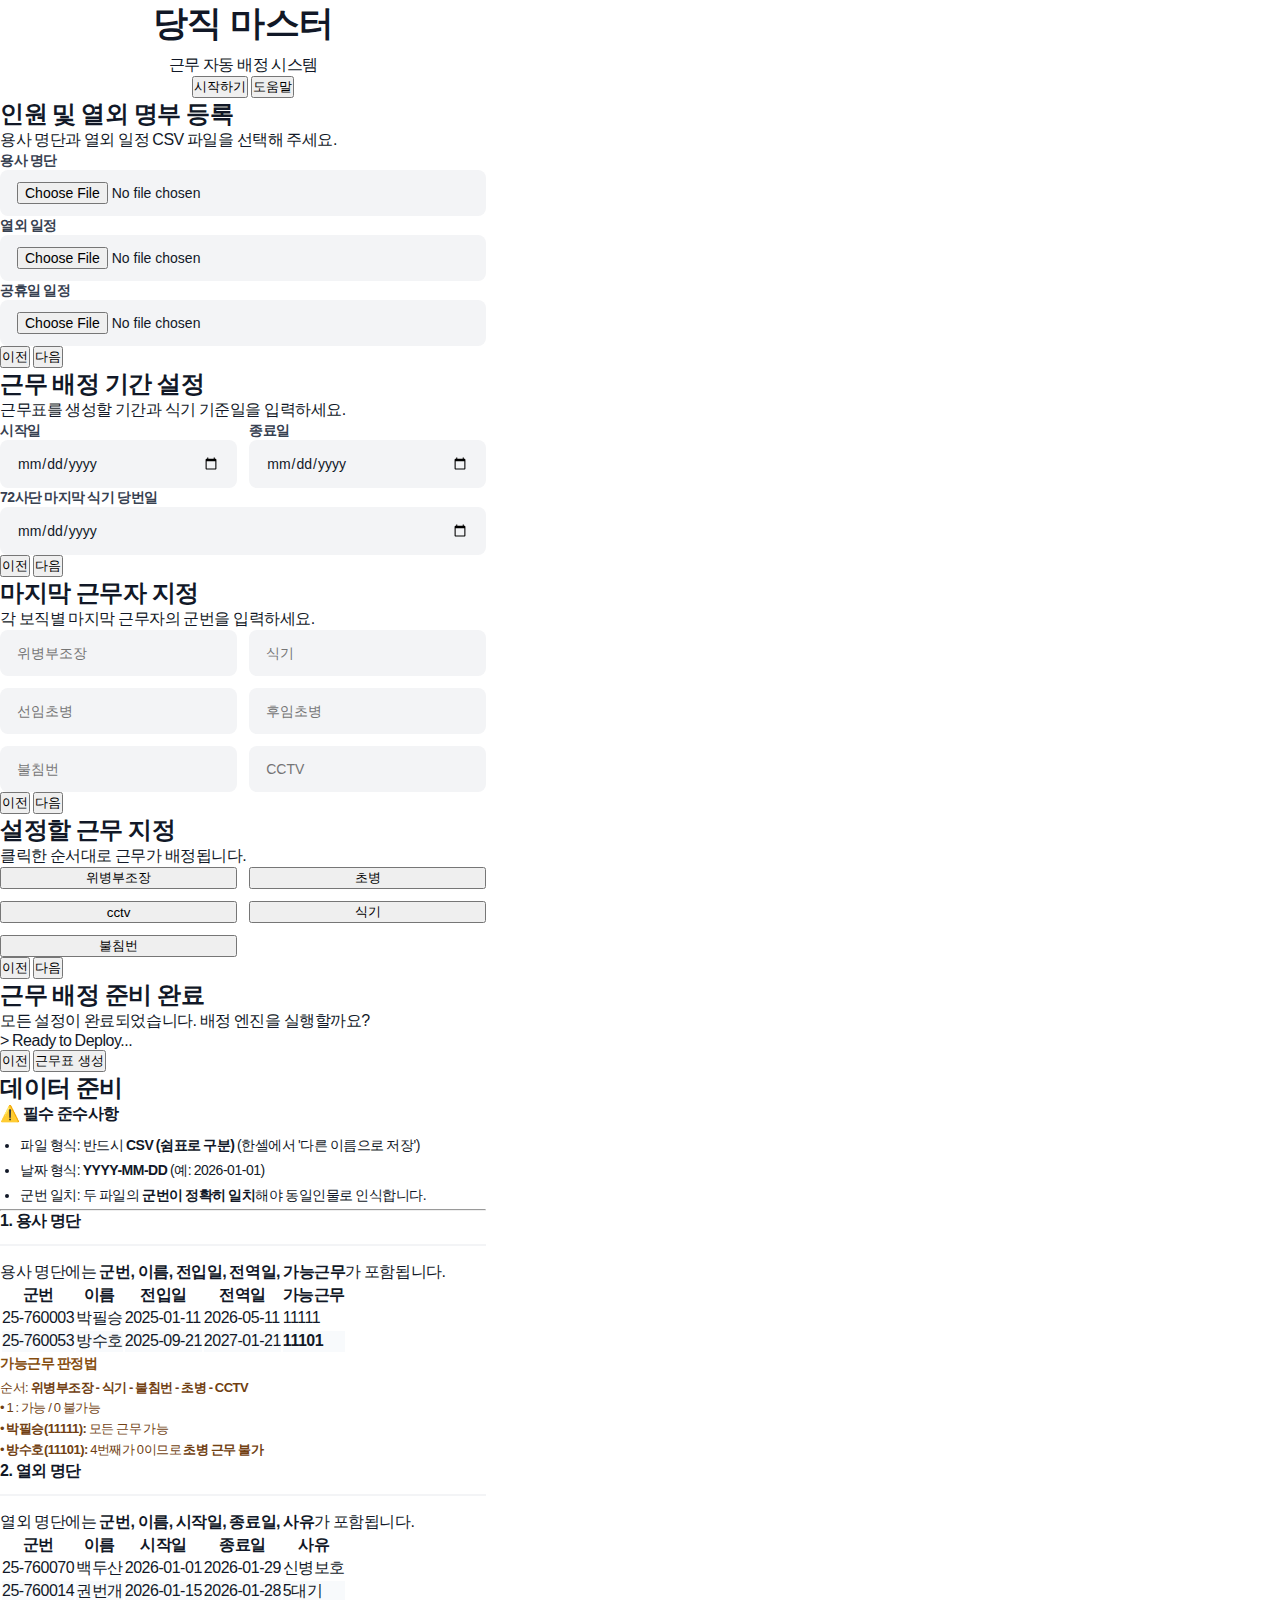
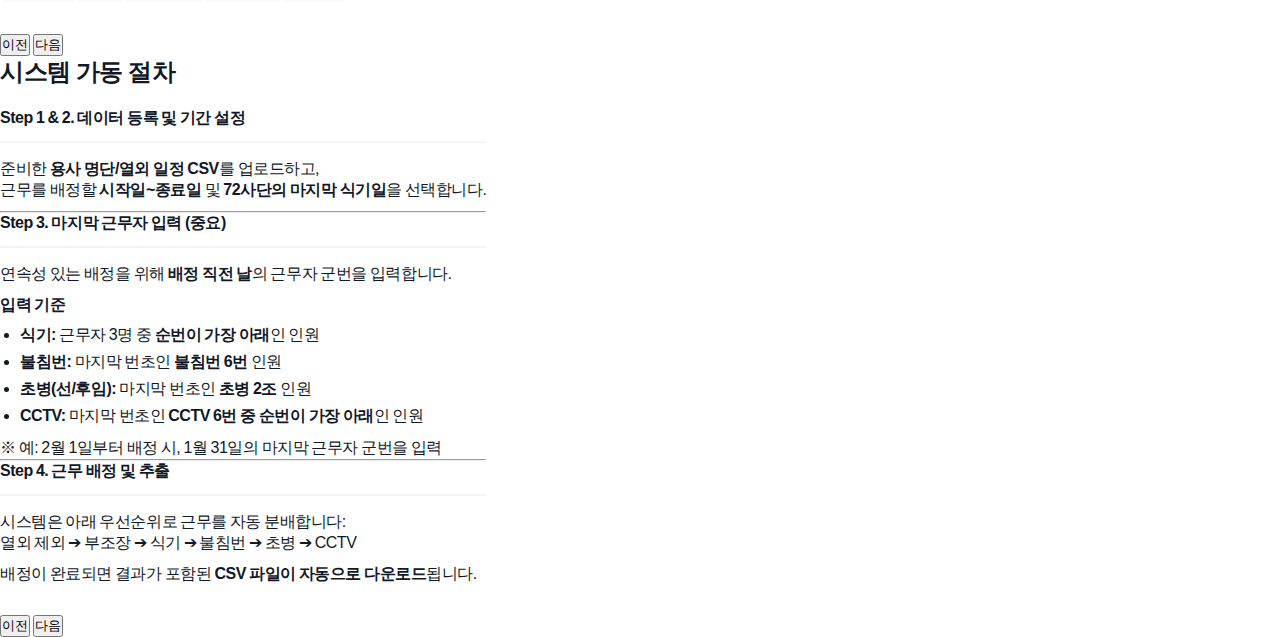
<file: gui/index.html>
<!DOCTYPE html>
<html lang="ko">
<head>
    <meta charset="UTF-8">
    <meta name="viewport" content="width=device-width, initial-scale=1.0">
    <title>Dangjik Master</title>
    <link rel="stylesheet" href="style.css">
</head>
<body>

<div class="wizard-card">
    <div class="progress-stepper" style="display: none">
        <div class="step-line"></div>
        <div class="step-dot" id="dot-1">1</div>
        <div class="step-dot" id="dot-2">2</div>
        <div class="step-dot" id="dot-3">3</div>
        <div class="step-dot" id="dot-4">4</div>
        <div class="step-dot" id="dot-5">5</div>
    </div>

    <form id="wizardForm">
        <div class="step-content active" id="step-0">
            <div style="text-align: center;">
                <h2 style="font-size: 35px; margin-bottom: 8px;">당직 마스터</h2>
                <p>근무 자동 배정 시스템</p>
                <div class="btn-group" style="flex-direction: column;">
                    <button type="button" class="btn-next" onclick="moveStep(1)">시작하기</button>
                    <button type="button" class="btn-prev" onclick="moveStep('help')">도움말</button>
                </div>
            </div>
        </div>

        <div class="step-content" id="step-1">
            <h2>인원 및 열외 명부 등록</h2>
            <p>용사 명단과 열외 일정 CSV 파일을 선택해 주세요.</p>
            <div class="input-box">
                <label>용사 명단</label>
                <input type="file" id="workerFile" accept=".csv">
            </div>
            <div class="input-box">
                <label>열외 일정</label>
                <input type="file" id="exceptionFile" accept=".csv">
            </div>
            <div class="input-box">
                <label>공휴일 일정</label>
                <input type="file" id="holidayFile" accept=".csv">
            </div>
            <div class="btn-group">
                <button type="button" class="btn-prev" onclick="moveStep(0)">이전</button>
                <button type="button" class="btn-next" onclick="moveStep(2)">다음</button>
            </div>
        </div>

        <div class="step-content" id="step-2">
            <h2>근무 배정 기간 설정</h2>
            <p>근무표를 생성할 기간과 식기 기준일을 입력하세요.</p>
            <div style="display: flex; gap: 12px;">
                <div class="input-box" style="flex:1;">
                    <label>시작일</label>
                    <input type="date" id="startDate">
                </div>
                <div class="input-box" style="flex:1;">
                    <label>종료일</label>
                    <input type="date" id="endDate">
                </div>
            </div>
            <div class="input-box">
                <label>72사단 마지막 식기 당번일</label>
                <input type="date" id="ldDate">
            </div>
            <div class="btn-group">
                <button type="button" class="btn-prev" onclick="moveStep(1)">이전</button>
                <button type="button" class="btn-next" onclick="moveStep(3)">다음</button>
            </div>
        </div>

        <div class="step-content" id="step-3">
            <h2>마지막 근무자 지정</h2>
            <p>각 보직별 마지막 근무자의 군번을 입력하세요.</p>
            <div style="display: grid; grid-template-columns: 1fr 1fr; gap: 12px;">
                <input type="text" id="lastSub" placeholder="위병부조장">
                <input type="text" id="lastDish" placeholder="식기">
                <input type="text" id="lastSr" placeholder="선임초병">
                <input type="text" id="lastJr" placeholder="후임초병">
                <input type="text" id="lastNight" placeholder="불침번">
                <input type="text" id="lastCctv" placeholder="CCTV">
            </div>
            <div class="btn-group">
                <button type="button" class="btn-prev" onclick="moveStep(2)">이전</button>
                <button type="button" class="btn-next" onclick="moveStep(4)">다음</button>
            </div>
        </div>

        <div class="step-content" id="step-4">
            <h2>설정할 근무 지정</h2>
            <p>클릭한 순서대로 근무가 배정됩니다.</p>
            <div style="display: grid; grid-template-columns: 1fr 1fr; gap: 12px;">
                <button type="button" onclick="registerOrDelete(this, Duty.SUB_GUARDIAN)">위병부조장</button>
                <button type="button" onclick="registerOrDelete(this, Duty.SENTINEL)">초병</button>
                <button type="button" onclick="registerOrDelete(this, Duty.CCTV_MONITOR)">cctv</button>
                <button type="button" onclick="registerOrDelete(this, Duty.DISHWASHER)">식기</button>
                <button type="button" onclick="registerOrDelete(this, Duty.NIGHT_WATCH)">불침번</button>
            </div>
            <div class="btn-group">
                <button type="button" class="btn-prev" onclick="moveStep(3)">이전</button>
                <button type="button" class="btn-next" onclick="moveStep(5)">다음</button>
            </div>
        </div>

        <div class="step-content" id="step-5">
            <h2>근무 배정 준비 완료</h2>
            <p>모든 설정이 완료되었습니다. 배정 엔진을 실행할까요?</p>
            <div id="logWindow">> Ready to Deploy...</div>
            <div class="btn-group">
                <button type="button" class="btn-prev" onclick="moveStep(4)">이전</button>
                <button type="button" class="btn-next" id="runButton">근무표 생성</button>
            </div>
        </div>
    </form>

    <div id="helpContainer">
        <div class="help-content active" id="h-step-0">
            <div class="help-scroll-area">
                <h2 class="help-title">데이터 준비</h2>
            
                <div class="info-box">
                    <strong>⚠️ 필수 준수사항</strong>
                    <ul style="font-size: 14px; padding-left: 20px; line-height: 1.8; margin-top: 8px;">
                        <li>파일 형식: 반드시 <strong>CSV (쉼표로 구분)</strong> (한셀에서 '다른 이름으로 저장')</li>
                        <li>날짜 형식: <strong>YYYY-MM-DD</strong> (예: 2026-01-01)</li>
                        <li>군번 일치: 두 파일의 <strong>군번이 정확히 일치</strong>해야 동일인물로 인식합니다.</li>
                    </ul>
                </div>
        
                <hr class="help-hr">
        
                <section class="help-section">
                    <h3 class="help-section-h3">1. 용사 명단</h3>
                    <p class="text-small text-desc">용사 명단에는 <strong>군번, 이름, 전입일, 전역일, 가능근무</strong>가 포함됩니다.</p>
                    
                    <table class="example-table">
                        <thead>
                            <tr>
                                <th>군번</th><th>이름</th><th>전입일</th><th>전역일</th><th>가능근무</th>
                            </tr>
                        </thead>
                        <tbody>
                            <tr>
                                <td>25-760003</td><td>박필승</td><td>2025-01-11</td><td>2026-05-11</td><td>11111</td>
                            </tr>
                            <tr style="background: #f8fafc;">
                                <td>25-760053</td><td>방수호</td><td>2025-09-21</td><td>2027-01-21</td><td><strong>11101</strong></td>
                            </tr>
                        </tbody>
                    </table>
        
                    <div class="tip-box">
                        <strong style="color: #854d0e; font-size: 14px;"> 가능근무 판정법</strong>
                        <p style="font-size: 13px; line-height: 1.6; margin-top: 5px; color: #713f12;">
                            순서: <strong>위병부조장 - 식기 - 불침번 - 초병 - CCTV</strong><br>
                            • 1 : 가능 / 0 불가능<br>
                            • <strong>박필승(11111):</strong> 모든 근무 가능<br>
                            • <strong>방수호(11101):</strong> 4번째가 0이므로 <strong>초병 근무 불가</strong>
                        </p>
                    </div>
                </section>
        
                <section class="help-section" style="margin-bottom: 30px;">
                    <h3 class="help-section-h3" >2. 열외 명단</h3>
                    <p class="text-small text-desc">열외 명단에는 <strong>군번, 이름, 시작일, 종료일, 사유</strong>가 포함됩니다.</p>
            
                    <table class="example-table">
                        <thead>
                            <tr>
                                <th>군번</th><th>이름</th><th>시작일</th><th>종료일</th><th>사유</th>
                            </tr>
                        </thead>
                        <tbody>
                            <tr>
                                <td>25-760070</td><td>백두산</td><td>2026-01-01</td><td>2026-01-29</td><td>신병보호</td>
                            </tr>
                            <tr style="background: #f8fafc;">
                                <td>25-760014</td><td>권번개</td><td>2026-01-15</td><td>2026-01-28</td><td>5대기</td>
                            </tr>
                        </tbody>
                    </table>
                </section>
            </div>
            <div class="btn-group">
                <button type="button" class="btn-prev" onclick="exitHelp()">이전</button>
                <button type="button" class="btn-next" onclick="moveHelp(1)">다음</button>
            </div>
        </div>
    
        <div class="help-content" id="h-step-1">
            <div class="help-scroll-area">
                <h2 class="help-title">시스템 가동 절차</h2>
                <section style="margin-top: 20px;">
                    <h3 class="help-section-h3">Step 1 & 2. 데이터 등록 및 기간 설정</h3>
                    <p class="text-small" style="margin-bottom: 10px;">
                        준비한 <strong>용사 명단/열외 일정 CSV</strong>를 업로드하고,<br>
                        근무를 배정할 <strong>시작일~종료일</strong> 및 <strong>72사단의 마지막 식기일</strong>을 선택합니다.
                    </p>
                </section>
        
                <hr class="help-hr">
        
                <section>
                    <h3 class="help-section-h3">Step 3. 마지막 근무자 입력 (중요)</h3>
                    <p class="text-small" style="margin-bottom: 10px;">
                        연속성 있는 배정을 위해 <strong>배정 직전 날</strong>의 근무자 군번을 입력합니다.
                    </p>
                    
                    <div class="standard-box">
                        <strong>입력 기준</strong>
                        <ul style="padding-left: 20px; line-height: 1.7; margin-top: 5px;">
                            <li><strong>식기:</strong> 근무자 3명 중 <strong>순번이 가장 아래</strong>인 인원</li>
                            <li><strong>불침번:</strong> 마지막 번초인 <strong>불침번 6번</strong> 인원</li>
                            <li><strong>초병(선/후임):</strong> 마지막 번초인 <strong>초병 2조</strong> 인원</li>
                            <li><strong>CCTV:</strong> 마지막 번초인 <strong>CCTV 6번 중 순번이 가장 아래</strong>인 인원</li>
                        </ul>
                    </div>
                    
                    <p class="text-xs text-danger" style="margin-top: 8px;">
                        ※ 예: 2월 1일부터 배정 시, 1월 31일의 마지막 근무자 군번을 입력
                    </p>
                </section>
        
                <hr class="help-hr">
        
                <section style="margin-bottom: 30px;">
                    <h3 class="help-section-h3">Step 4. 근무 배정 및 추출</h3>
                    <p class="text-small">시스템은 아래 우선순위로 근무를 자동 분배합니다:</p>
                    <div class="flow-box">
                        열외 제외 ➔ 부조장 ➔ 식기 ➔ 불침번 ➔ 초병 ➔ CCTV
                    </div>
                    <p class="text-xs text-muted" style="margin-top: 10px;">
                        배정이 완료되면 결과가 포함된 <strong>CSV 파일이 자동으로 다운로드</strong>됩니다.
                    </p>
                </section>
            </div>
            <div class="btn-group">
                <button type="button" class="btn-prev" onclick="moveHelp(0)">이전</button>
                <button type="button" class="btn-next" onclick="moveHelp(2)">다음</button>
            </div>
        </div>

        <div class="help-content" id="h-step-2" style="display: none;">
                <div class="help-scroll-area">
                    <h2 class="help-title">주요 오류 및 대처법</h2>
                    
                    <section style="margin-top: 20px">
                        <h3 class="help-section-h3">데이터 및 파일 오류</h3>
                        <p class="text-small">
                            <strong style="color: #7a5940">한글 깨짐 현상</strong><br>
                            엑셀 저장 시 반드시 <strong>CSV UTF-8 (쉼표로 분리)</strong> 형식인지 확인하십시오. 일반 CSV는 한글 규격이 맞지 않습니다.
                        </p>
                        <p class="text-small" style="margin-top: 10px;">
                            <strong style="color: #7a5940">"파일을 찾을 수 없습니다"</strong><br>
                            Step 1에서 파일 선택 후 [다음] 버튼을 눌러야 서버에 동기화됩니다. 창을 그냥 닫지 않았는지 확인하십시오.
                        </p>
                    </section>
            
                    <hr class="help-hr">
            
                    <section>
                        <h3 class="help-section-h3">입력 및 실행 오류</h3>
                        <p class="text-small">
                            <strong style="color: #7a5940">"시작 날짜가 종료 날짜보다 늦습니다"</strong><br>
                            시작일이 종료일보다 이전 날짜인지 확인하십시오.
                        </p>
                        <p class="text-small">
                            <strong style="color: #7a5940">"명단에 없는 군번입니다"</strong><br>
                            입력하신 군번이 명단 엑셀 파일과 틀리지 않고 일치해야 합니다. (하이픈 '-' 포함 여부 확인)
                        </p>
                        <p class="text-small">
                            <strong style="color: #7a5940">"배정 가능한 인원이 없습니다"</strong><br>
                            해당 날짜에 열외 인원을 조정하거나, 업로드한 용사 명단을 다시 한번 확인하십시오.
                        </p>
                        <p class="text-small" style="margin-top: 10px;">
                            <strong style="color: #7a5940">"Permission Denied" (권한 거부)</strong><br>
                            기존 결과 엑셀 파일을 열어두고 있으면 덮어쓰기가 불가능합니다. 모든 엑셀 창을 닫고 다시 시도하십시오.
                        </p>
                    </section>
            
                    <hr class="help-hr">
            
                    <section style="margin-bottom: 30px;">
                        <h3 class="help-section-h3">연결 및 환경 문제</h3>
                        <p class="text-small">
                            <strong style="color: #7a5940">"Failed to fetch" (연결 실패)</strong><br>
                            배경에서 실행 중인 <strong>검은색 터미널 창(서버)</strong>이 켜져 있는지 확인하십시오.<br>
                            꺼져있다면 다시 실행한 뒤 웹페이지를 새로고침 해보시기 바랍니다.
                        </p>
                        <p class="text-xs text-muted" style="margin-top: 15px;">
                            ※ 해결이 되지 않을 경우, 프로그램을 완전히 종료한 후 재실행해 보시기 바랍니다.
                        </p>
                    </section>
                </div>
                
                <div class="btn-group">
                    <button type="button" class="btn-prev" onclick="moveHelp(1)">이전</button>
                    <button type="button" class="btn-next" onclick="exitHelp()">닫기</button>
                </div>
            </div>
    </div>
</div>

<script src="./util.js"></script>
<script src="./ui-controller.js"></script>
<script src="./script.js"></script>
</body>
</html>
</file>
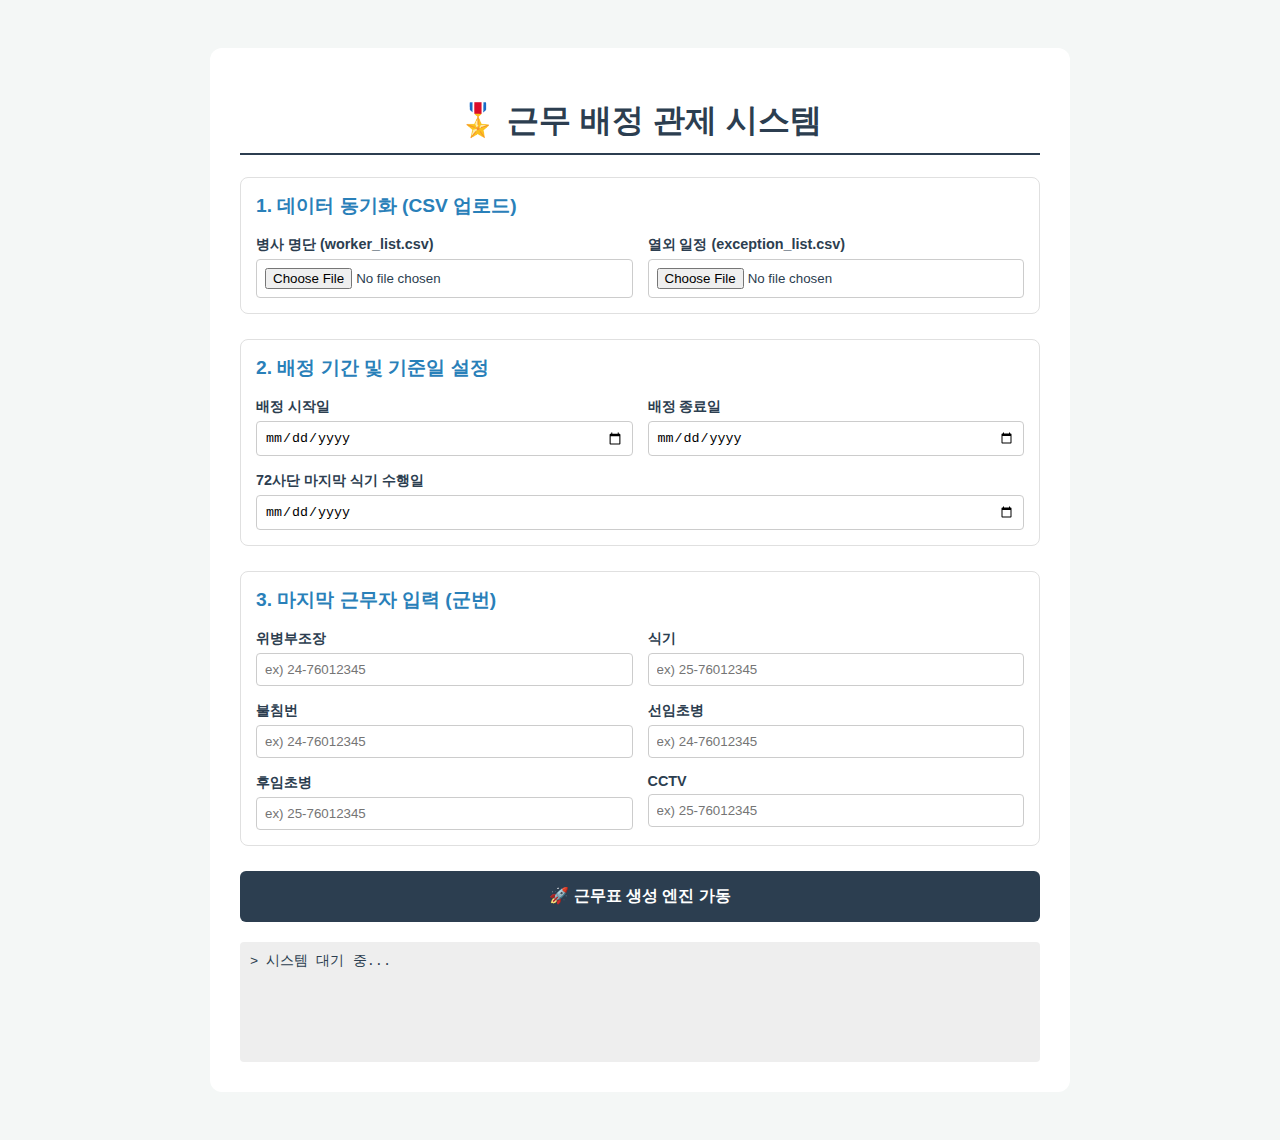
<file: dangjik-master-main/gui/index.html>
<!DOCTYPE html>
<html lang="ko">
<head>
    <meta charset="UTF-8">
    <meta name="viewport" content="width=device-width, initial-scale=1.0">
    <title>부대 근무 배정 시스템 - 관리자 모드</title>
    <style>
        :root { --primary-color: #2c3e50; --accent-color: #27ae60; }
        body { font-family: 'Pretendard', sans-serif; background-color: #f4f7f6; color: var(--primary-color); padding: 40px; }
        .container { max-width: 800px; margin: 0 auto; background: white; padding: 30px; border-radius: 12px; shadow: 0 4px 6px rgba(0,0,0,0.1); }
        h1 { border-bottom: 2px solid var(--primary-color); padding-bottom: 10px; text-align: center; }
        .section { margin-bottom: 25px; padding: 15px; border: 1px solid #e0e0e0; border-radius: 8px; }
        .section h2 { font-size: 1.2rem; margin-top: 0; color: #2980b9; }
        .grid { display: grid; grid-template-columns: 1fr 1fr; gap: 15px; }
        .full-width { grid-column: span 2; }
        label { display: block; margin-bottom: 5px; font-weight: bold; font-size: 0.9rem; }
        input { width: 100%; padding: 8px; border: 1px solid #ccc; border-radius: 4px; box-sizing: border-box; }
        button { width: 100%; padding: 15px; background-color: var(--primary-color); color: white; border: none; border-radius: 6px; font-size: 1rem; font-weight: bold; cursor: pointer; transition: 0.3s; }
        button:hover { background-color: #34495e; transform: translateY(-2px); }
        .status-log { margin-top: 20px; padding: 10px; background: #eee; font-family: monospace; font-size: 0.85rem; height: 100px; overflow-y: auto; border-radius: 4px; }
    </style>
</head>
<body>

<div class="container">
    <h1>🎖️ 근무 배정 관제 시스템</h1>

    <div class="section">
        <h2>1. 데이터 동기화 (CSV 업로드)</h2>
        <div class="grid">
            <div>
                <label>병사 명단 (worker_list.csv)</label>
                <input type="file" id="workerFile" accept=".csv">
            </div>
            <div>
                <label>열외 일정 (exception_list.csv)</label>
                <input type="file" id="exceptionFile" accept=".csv">
            </div>
        </div>
    </div>

    <div class="section">
        <h2>2. 배정 기간 및 기준일 설정</h2>
        <div class="grid">
            <div>
                <label>배정 시작일</label>
                <input type="date" id="startDate">
            </div>
            <div>
                <label>배정 종료일</label>
                <input type="date" id="endDate">
            </div>
            <div class="full-width">
                <label>72사단 마지막 식기 수행일</label>
                <input type="date" id="ldDate">
            </div>
        </div>
    </div>

    <div class="section">
        <h2>3. 마지막 근무자 입력 (군번)</h2>
        <div class="grid">
            <div><label>위병부조장</label><input type="text" id="lastSub" placeholder="ex) 24-76012345"></div>
            <div><label>식기</label><input type="text" id="lastDish" placeholder="ex) 25-76012345"></div>
            <div><label>불침번</label><input type="text" id="lastNight" placeholder="ex) 24-76012345"></div>
            <div><label>선임초병</label><input type="text" id="lastSr" placeholder="ex) 24-76012345"></div>
            <div><label>후임초병</label><input type="text" id="lastJr" placeholder="ex) 25-76012345"></div>
            <div><label>CCTV</label><input type="text" id="lastCctv" placeholder="ex) 25-76012345"></div>
        </div>
    </div>

    <button id="runButton">🚀 근무표 생성 엔진 가동</button>

    <div class="status-log" id="logWindow">
        > 시스템 대기 중...
    </div>
</div>

<script src="script.js"></script>
</body>
</html>
</file>
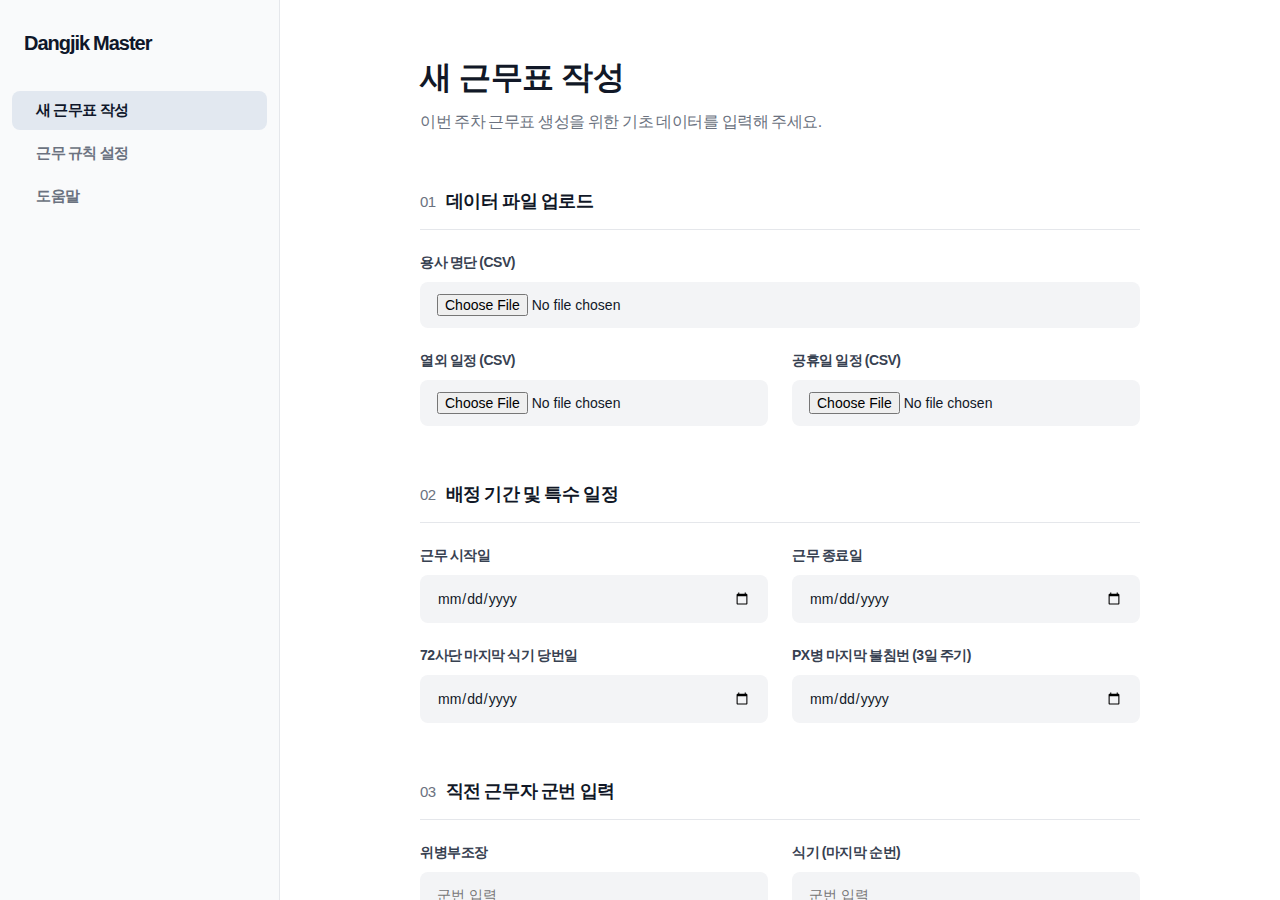
<file: gui/gui/index.html>
<!DOCTYPE html>
<html lang="ko">
<head>
    <meta charset="UTF-8">
    <meta name="viewport" content="width=device-width, initial-scale=1.0">
    <title>Dangjik Master - Admin</title>
    <link rel="stylesheet" href="style.css">
</head>
<body>

    <aside class="sidebar">
        <div class="sidebar-brand">Dangjik Master</div>
        <ul class="nav-menu">
            <li class="nav-item active" data-target="page-create">새 근무표 작성</li>
            <li class="nav-item" data-target="page-settings">근무 규칙 설정</li>
            <li class="nav-item" data-target="page-help">도움말</li>
        </ul>
    </aside>

    <main class="main-content">
        <div class="content-wrapper">

            <div id="page-create" class="page-section active">
                <div class="page-header">
                    <h1>새 근무표 작성</h1>
                    <p>이번 주차 근무표 생성을 위한 기초 데이터를 입력해 주세요.</p>
                </div>
                <form id="wizardForm">
                    <div class="form-section">
                        <h2 class="section-title"><span class="section-number">01</span> 데이터 파일 업로드</h2>
                        <div class="input-grid">
                            <div class="form-group full-width">
                                <label>용사 명단 (CSV)</label>
                                <input type="file" id="workerFile" accept=".csv">
                            </div>
                            <div class="form-group">
                                <label>열외 일정 (CSV)</label>
                                <input type="file" id="exceptionFile" accept=".csv">
                            </div>
                            <div class="form-group">
                                <label>공휴일 일정 (CSV)</label>
                                <input type="file" id="holidayFile" accept=".csv">
                            </div>
                        </div>
                    </div>

                    <div class="form-section">
                        <h2 class="section-title"><span class="section-number">02</span> 배정 기간 및 특수 일정</h2>
                        <div class="input-grid">
                            <div class="form-group">
                                <label>근무 시작일</label>
                                <input type="date" id="startDate">
                            </div>
                            <div class="form-group">
                                <label>근무 종료일</label>
                                <input type="date" id="endDate">
                            </div>
                            <div class="form-group">
                                <label>72사단 마지막 식기 당번일</label>
                                <input type="date" id="ldDate">
                            </div>
                            <div class="form-group">
                                <label>PX병 마지막 불침번 (3일 주기)</label>
                                <input type="date" id="pxDate">
                            </div>
                        </div>
                    </div>

                    <div class="form-section">
                        <h2 class="section-title"><span class="section-number">03</span> 직전 근무자 군번 입력</h2>
                        <div class="input-grid">
                            <div class="form-group">
                                <label>위병부조장</label>
                                <input type="text" id="lastSub" placeholder="군번 입력">
                            </div>
                            <div class="form-group">
                                <label>식기 (마지막 순번)</label>
                                <input type="text" id="lastDish" placeholder="군번 입력">
                            </div>
                            <div class="form-group">
                                <label>선임초병 (2조)</label>
                                <input type="text" id="lastSr" placeholder="군번 입력">
                            </div>
                            <div class="form-group">
                                <label>후임초병 (2조)</label>
                                <input type="text" id="lastJr" placeholder="군번 입력">
                            </div>
                            <div class="form-group">
                                <label>불침번 (6번초)</label>
                                <input type="text" id="lastNight" placeholder="군번 입력">
                            </div>
                            <div class="form-group">
                                <label>CCTV (6번초 마지막)</label>
                                <input type="text" id="lastCctv" placeholder="군번 입력">
                            </div>
                        </div>
                    </div>

                    <div class="form-section">
                        <h2 class="section-title"><span class="section-number">04</span> 적용될 배정 순서</h2>
                        <p style="font-size: 14px; color: var(--text-sub); margin-bottom: 16px;">현재 시스템에 설정된 순서대로 배정됩니다. (설정 탭에서 변경 가능)</p>
                        <div class="badge-list" id="displayOrderList">
                            </div>
                    </div>

                    <div class="form-actions">
                        <span class="status-text" style="color: var(--text-sub);">입력하신 데이터를 바탕으로 자동 배정을 시작합니다.</span>
                        <button type="button" id="runButton" class="btn-submit">근무표 생성하기</button>
                    </div>
                </form>
            </div>

            <div id="page-settings" class="page-section">
                <div class="page-header">
                    <h1>근무 규칙 설정</h1>
                    <p>어떤 근무를 먼저 배정할지 우선순위를 설정하고 관리합니다.</p>
                </div>
                
                <div class="form-section" style="border: none;">
                    <h2 class="section-title">근무 배정 순서 편집</h2>
                    
                    <div class="settings-list" id="dutyEditList">
                        </div>

                    <div class="add-duty-box" id="restoreDutyBox" style="display: none;">
                        <select id="deletedDutySelect" style="flex: 1; padding: 10px 14px; border: 1px solid var(--border); border-radius: 6px; font-family: inherit; font-size: 14px; color: var(--text-main);">
                        </select>
                        <button type="button" class="btn-add" id="btnRestoreDuty">목록에 복구</button>
                    </div>

                    <div class="form-actions" style="margin-top: 24px;">
                        <span id="saveFeedback" class="status-text">순서를 변경하려면 '수정하기'를 누르세요.</span>
                        <button type="button" id="btnToggleEdit" class="btn-submit">수정하기</button>
                    </div>
                </div>
            </div>

            <div id="page-help" class="page-section">
                <div class="page-header">
                    <h1>도움말 및 오류 대처</h1>
                    <p>프로그램 사용 방법과 문제 발생 시 해결 방법입니다.</p>
                </div>
                
                <div class="help-content">
                    
                    <div class="guide-section">
                        <h2 class="guide-title">💡 프로그램 사용 방법</h2>
                        
                        <div class="guide-step">
                            <h3 class="guide-step-title"> 데이터 등록</h3>
                            <p class="guide-text">
                                준비한 <strong>용사 명단/열외 일정/공휴일 CSV</strong>를 업로드합니다.<br>
                                CSV 파일 양식은 다음과 같습니다.
                            </p>
                            <div class="csv-container">
                                    <div class="csv-box">
                                        <div class="csv-header">📄 용사명단 </div>
                                        <div class="csv-body">
                                            <table class="excel-table">
                                                <thead>
                                                    <tr>
                                                        <th>군번</th><th>이름</th><th>전입일</th><th>전역일</th><th>위병부조장</th><th>식기</th><th>불침번</th><th>초병</th><th>CCTV</th><th>비고</th>
                                                    </tr>
                                                </thead>
                                                <tbody>
                                                    <tr><td>25-760003</td><td>박필승</td><td>2025-01-11</td><td>2026-05-11</td><td>Y</td><td>Y</td><td>Y</td><td>Y</td><td>Y</td><td></td></tr>
                                                    <tr><td>25-760014</td><td>권번개</td><td>2025-03-08</td><td>2026-07-08</td><td>Y</td><td>Y</td><td>Y</td><td>Y</td><td>Y</td><td>1호차 운전병</td></tr>
                                                    <tr><td>25-760053</td><td>방수호</td><td>2025-09-21</td><td>2027-01-21</td><td>Y</td><td>Y</td><td>Y</td><td>N</td><td>Y</td><td></td></tr>
                                                </tbody>
                                            </table>
                                        </div>
                                    </div>
    
                                    <div class="csv-box">
                                        <div class="csv-header">📄 열외일정 </div>
                                        <div class="csv-body">
                                            <table class="excel-table">
                                                <thead>
                                                    <tr><th>군번</th><th>이름</th><th>시작일</th><th>종료일</th><th>사유</th></tr>
                                                </thead>
                                                <tbody>
                                                    <tr><td>25-760003</td><td>박필승</td><td>2026-01-01</td><td>2026-01-14</td><td>5대기</td></tr>
                                                    <tr><td>25-760035</td><td>이순신</td><td>2026-02-10</td><td>2026-02-19</td><td>휴가</td></tr>
                                                    <tr><td>25-760014</td><td>권번개</td><td>2026-03-10</td><td>2026-03-13</td><td>훈련</td></tr>
                                                </tbody>
                                            </table>
                                        </div>
                                    </div>
    
                                    <div class="csv-box">
                                        <div class="csv-header">📄 공휴일 </div>
                                        <div class="csv-body">
                                            <table class="excel-table">
                                                <thead>
                                                    <tr><th>날짜</th><th>사유</th></tr>
                                                </thead>
                                                <tbody>
                                                    <tr><td>2026-02-16</td><td>설 연휴</td></tr>
                                                    <tr><td>2026-02-17</td><td>설</td></tr>
                                                    <tr><td>2026-02-18</td><td>설 연휴</td></tr>
                                                </tbody>
                                            </table>
                                        </div>
                                    </div>
                                </div>
                        </div>

                        <div class="guide-step">
                            <h3 class="guide-step-title">마지막 근무자 입력</h3>
                            <p class="guide-text">
                                연속성 있는 배정을 위해 <strong>배정 직전 날</strong>의 근무자 군번을 입력합니다.<br>
                                <span class="text-danger">※ 예: 2월 1일부터 배정 시, 1월 31일의 마지막 근무자 군번을 입력</span>
                            </p>
                            
                            <div class="info-box">
                                <strong class="info-title">📌 직전 근무자 입력 기준</strong>
                                <ul class="info-list">
                                    <li><strong>식기:</strong> 근무자 3명 중 <strong>순번이 가장 아래</strong>인 인원</li>
                                    <li><strong>불침번:</strong> 마지막 번초인 <strong>불침번 6번</strong> 인원</li>
                                    <li><strong>초병(선/후임):</strong> 마지막 번초인 <strong>초병 2조</strong> 인원</li>
                                    <li><strong>CCTV:</strong> 마지막 번초인 <strong>CCTV 6번 중 순번이 가장 아래</strong>인 인원</li>
                                </ul>
                            </div>
                        </div>

                        <div class="guide-step">
                            <h3 class="guide-step-title">근무 배정 및 추출</h3>
                            <p class="guide-text">
                                시스템은 [근무 규칙 설정] 탭에 지정된 우선순위에 따라 근무를 자동 분배합니다.<br>
                                배정이 완료되면 결과가 포함된 <strong>CSV 파일이 자동으로 다운로드</strong>됩니다.
                            </p>
                        </div>
                    </div>


                    <div>
                        <h2 class="guide-title">⚠️ 문제 해결</h2>

                        <section class="help-card">
                            <h3 class="help-section-h3">데이터 및 파일 오류</h3>
                            <div class="help-item">
                                <strong>"한글 깨짐 현상"</strong>
                                <p>엑셀 저장 시 반드시 <strong>CSV UTF-8 (쉼표로 분리)</strong> 형식인지 확인하십시오. 일반 CSV는 한글 규격이 맞지 않습니다.</p>
                            </div>
                            <div class="help-item">
                                <strong>"파일을 찾을 수 없습니다"</strong>
                                <p>파일 선택이 제대로 되지 않았거나, 동기화 과정에서 누락된 경우입니다. 파일을 다시 한번 정확히 업로드해 주십시오.</p>
                            </div>
                        </section>

                        <section class="help-card">
                            <h3 class="help-section-h3">입력 및 실행 오류</h3>
                            <div class="help-item">
                                <strong>"시작 날짜가 종료 날짜보다 늦습니다"</strong>
                                <p>시작일이 종료일보다 이전 날짜인지 확인하십시오.</p>
                            </div>
                            <div class="help-item">
                                <strong>"명단에 없는 군번입니다"</strong>
                                <p>입력하신 군번이 명단 엑셀 파일과 일치해야 합니다. (하이픈 '-' 포함 여부, 오타 확인)</p>
                            </div>
                            <div class="help-item">
                                <strong>"배정 가능한 인원이 없습니다"</strong>
                                <p>해당 날짜에 열외 인원을 조정하거나, 업로드한 용사 명단을 다시 한번 확인하십시오.</p>
                            </div>
                        </section>

                        <section class="help-card">
                            <h3 class="help-section-h3">파일 저장 문제</h3>
                            <div class="help-item">
                                <strong>"Permission Denied" (권한 거부)</strong>
                                <p>기존 결과 엑셀 파일을 열어두고 있으면 덮어쓰기가 불가능합니다. <strong>모든 엑셀 창을 닫고 다시 시도</strong>하십시오.</p>
                            </div>
                        </section>
                
                        <section class="help-card">
                            <h3 class="help-section-h3">연결 및 환경 문제</h3>
                            <div class="help-item">
                                <strong>"Failed to fetch" (연결 실패)</strong>
                                <p>배경에서 실행 중인 <strong>검은색 터미널 창(서버)</strong>이 켜져 있는지 확인하십시오.<br>
                                꺼져있다면 다시 실행한 뒤 웹페이지를 새로고침 해보시기 바랍니다.</p>
                            </div>
                            <div class="tip-box">
                                <p class="tip-text">
                                    ※ 해결이 되지 않을 경우, 프로그램을 완전히 종료한 후 재실행해 보시기 바랍니다.
                                </p>
                            </div>
                        </section>
                    </div>

                </div>
            </div>

        </div>
    </main>

    <script src="api.js"></script>
    <script src="ui.js"></script>
</body>
</html>
</file>
<file: gui/style.css>
:root {
    --sidebar-bg: #F9FAFB;
    --main-bg: #FFFFFF;
    --text-main: #111827;
    --text-sub: #6B7280;
    --border: #E5E7EB;
    --accent: #0F172A;
    --input-bg: #F3F4F6;
}

* { box-sizing: border-box; margin: 0; padding: 0; }

body {
    font-family: "Malgun Gothic", "맑은 고딕", -apple-system, BlinkMacSystemFont, "Segoe UI", sans-serif;
    background-color: var(--main-bg);
    color: var(--text-main);
    display: flex;
    height: 100vh;
    overflow: hidden;
    letter-spacing: -0.03em;
    word-spacing: -0.05em;
}

/* --- 사이드바 --- */
.sidebar {
    width: 280px;
    background-color: var(--sidebar-bg);
    border-right: 1px solid var(--border);
    display: flex;
    flex-direction: column;
    padding: 32px 0;
}

.sidebar-brand {
    padding: 0 24px 32px;
    font-size: 20px;
    font-weight: 800;
    color: var(--accent);
    letter-spacing: -0.05em;
}

.nav-menu { list-style: none; }
.nav-item {
    padding: 10px 24px;
    margin: 4px 12px;
    border-radius: 8px;
    cursor: pointer;
    font-size: 15px;
    font-weight: 600;
    color: var(--text-sub);
    transition: all 0.2s;
}
.nav-item:hover { background-color: #F3F4F6; color: var(--text-main); }
.nav-item.active {
    background-color: #E2E8F0;
    color: var(--accent);
}

/* --- 메인 콘텐츠 공통 --- */
.main-content {
    flex: 1;
    overflow-y: auto;
    padding: 56px;
}

.content-wrapper {
    max-width: 720px;
    margin: 0 auto;
}

.page-section { display: none; }
.page-section.active { display: block; animation: fadeIn 0.3s ease; }

@keyframes fadeIn {
    from { opacity: 0; transform: translateY(10px); }
    to { opacity: 1; transform: translateY(0); }
}

.page-header { margin-bottom: 56px; }
.page-header h1 {
    font-size: 32px;
    font-weight: 700;
    margin-bottom: 12px;
}
.page-header p { color: var(--text-sub); font-size: 16px; }

/* --- 폼 섹션 공통 --- */
.form-section { margin-bottom: 56px; }
.section-title {
    font-size: 18px;
    font-weight: 600;
    margin-bottom: 24px;
    display: flex;
    align-items: center;
    gap: 10px;
    border-bottom: 1px solid var(--border);
    padding-bottom: 16px;
}
.section-number { color: var(--text-sub); font-size: 15px; font-weight: 500; }

.input-grid { display: grid; grid-template-columns: 1fr 1fr; gap: 24px; }
.full-width { grid-column: 1 / -1; }
.form-group { display: flex; flex-direction: column; gap: 10px; }
label { font-size: 14px; font-weight: 600; color: #374151; }

input[type="text"], input[type="date"], input[type="file"], select {
    width: 100%; padding: 14px 16px; background-color: var(--input-bg);
    border: 1px solid transparent; border-radius: 8px;
    font-family: inherit; font-size: 14px; color: var(--text-main);
    transition: all 0.2s ease;
}
input[type="file"] { padding: 11px 16px; }
input:hover, select:hover { background-color: #E5E7EB; }
input:focus, select:focus { outline: none; background-color: var(--main-bg); border-color: #94A3B8; box-shadow: 0 0 0 4px rgba(148, 163, 184, 0.15); }

.badge-list { display: flex; flex-wrap: wrap; gap: 8px; margin-top: 8px; }
.badge {
    padding: 8px 16px; background-color: var(--input-bg);
    border-radius: 6px; font-size: 14px; font-weight: 600; color: var(--text-main);
}

.form-actions {
    margin-top: 40px; padding-top: 32px; border-top: 1px solid var(--border);
    display: flex; align-items: center; justify-content: space-between; padding-bottom: 60px;
}
.btn-submit {
    background-color: var(--accent); color: #FFFFFF; border: none;
    padding: 16px 36px; border-radius: 8px; font-size: 15px; font-weight: 600;
    cursor: pointer; transition: background-color 0.2s;
}
.btn-submit:hover { background-color: #1E293B; }

/* --- 설정 창 특화 --- */
.settings-list {
    display: flex;
    flex-direction: column;
    gap: 12px;
    margin-bottom: 24px;
}
.settings-item {
    display: flex;
    align-items: center;
    justify-content: space-between;
    background-color: var(--main-bg);
    border: 1px solid var(--border);
    padding: 16px 20px;
    border-radius: 8px;
    transition: background-color 0.2s;
}
.settings-item.highlight { background-color: #F0FDF4; } /* 복구 시 하이라이트 효과 */
.duty-name { font-size: 15px; font-weight: 600; }

.item-controls { display: flex; gap: 8px; }
.btn-control {
    background-color: var(--input-bg); border: none; padding: 8px 12px;
    border-radius: 6px; cursor: pointer; font-size: 13px; font-weight: 600; color: var(--text-main);
}
.btn-control:hover { background-color: #E5E7EB; }
.btn-delete { color: #DC2626; background-color: #FEE2E2; }
.btn-delete:hover { background-color: #FECACA; }

.add-duty-box {
    display: flex; gap: 12px;
    padding: 24px; background-color: var(--input-bg); border-radius: 8px;
}
.btn-add {
    background-color: var(--main-bg); border: 1px solid var(--border);
    padding: 0 24px; border-radius: 8px; font-weight: 600; cursor: pointer; white-space: nowrap;
}
.btn-add:hover { background-color: #E5E7EB; }

/* --- 도움말 창 특화 --- */
.help-card {
    background-color: var(--main-bg); border: 1px solid var(--border);
    border-radius: 12px; padding: 24px; margin-bottom: 24px;
}
.help-section-h3 {
    font-size: 16px; font-weight: 700; margin-bottom: 16px;
    border-bottom: 2px solid var(--input-bg); padding-bottom: 12px;
}
.help-item { margin-bottom: 12px; }
.help-item p { margin-top: 6px; font-size: 14px; line-height: 1.5; color: var(--text-main); }
</file>
<file: gui/gui/style.css>
:root {
    --sidebar-bg: #F9FAFB;
    --main-bg: #FFFFFF;
    --text-main: #111827;
    --text-sub: #6B7280;
    --border: #E5E7EB;
    --accent: #0F172A;
    --input-bg: #F3F4F6;
}

* { box-sizing: border-box; margin: 0; padding: 0; }

body {
    font-family: "Malgun Gothic", "맑은 고딕", -apple-system, BlinkMacSystemFont, "Segoe UI", sans-serif;
    background-color: var(--main-bg);
    color: var(--text-main);
    display: flex;
    height: 100vh;
    overflow: hidden;
    letter-spacing: -0.03em;
    word-spacing: -0.05em;
}

/* --- 사이드바 --- */
.sidebar {
    width: 280px;
    background-color: var(--sidebar-bg);
    border-right: 1px solid var(--border);
    display: flex;
    flex-direction: column;
    padding: 32px 0;
}

.sidebar-brand {
    padding: 0 24px 32px;
    font-size: 20px;
    font-weight: 800;
    color: var(--accent);
    letter-spacing: -0.05em;
}

.nav-menu { list-style: none; }
.nav-item {
    padding: 10px 24px;
    margin: 4px 12px;
    border-radius: 8px;
    cursor: pointer;
    font-size: 15px;
    font-weight: 600;
    color: var(--text-sub);
    transition: all 0.2s;
}
.nav-item:hover { background-color: #F3F4F6; color: var(--text-main); }
.nav-item.active {
    background-color: #E2E8F0;
    color: var(--accent);
}

/* --- 메인 콘텐츠 공통 --- */
.main-content {
    flex: 1;
    overflow-y: auto;
    padding: 56px;
}

.content-wrapper {
    max-width: 720px;
    margin: 0 auto;
}

.page-section { display: none; }
.page-section.active { display: block; animation: fadeIn 0.3s ease; }

@keyframes fadeIn {
    from { opacity: 0; transform: translateY(10px); }
    to { opacity: 1; transform: translateY(0); }
}

.page-header { margin-bottom: 56px; }
.page-header h1 {
    font-size: 32px;
    font-weight: 700;
    margin-bottom: 12px;
}
.page-header p { color: var(--text-sub); font-size: 16px; }

/* --- 폼 섹션 공통 --- */
.form-section { margin-bottom: 56px; }
.section-title {
    font-size: 18px;
    font-weight: 600;
    margin-bottom: 24px;
    display: flex;
    align-items: center;
    gap: 10px;
    border-bottom: 1px solid var(--border);
    padding-bottom: 16px;
}
.section-number { color: var(--text-sub); font-size: 15px; font-weight: 500; }

.input-grid { display: grid; grid-template-columns: 1fr 1fr; gap: 24px; }
.full-width { grid-column: 1 / -1; }
.form-group { display: flex; flex-direction: column; gap: 10px; }
label { font-size: 14px; font-weight: 600; color: #374151; }

input[type="text"], input[type="date"], input[type="file"], select {
    width: 100%; padding: 14px 16px; background-color: var(--input-bg);
    border: 1px solid transparent; border-radius: 8px;
    font-family: inherit; font-size: 14px; color: var(--text-main);
    transition: all 0.2s ease;
}
input[type="file"] { padding: 11px 16px; }
input:hover, select:hover { background-color: #E5E7EB; }
input:focus, select:focus { outline: none; background-color: var(--main-bg); border-color: #94A3B8; box-shadow: 0 0 0 4px rgba(148, 163, 184, 0.15); }

.badge-list { display: flex; flex-wrap: wrap; gap: 8px; margin-top: 8px; }
.badge {
    padding: 8px 16px; background-color: var(--input-bg);
    border-radius: 6px; font-size: 14px; font-weight: 600; color: var(--text-main);
}

.form-actions {
    margin-top: 40px; padding-top: 32px; border-top: 1px solid var(--border);
    display: flex; align-items: center; justify-content: space-between; padding-bottom: 60px;
}
.btn-submit {
    background-color: var(--accent); color: #FFFFFF; border: none;
    padding: 16px 36px; border-radius: 8px; font-size: 15px; font-weight: 600;
    cursor: pointer; transition: background-color 0.2s;
}
.btn-submit:hover { background-color: #1E293B; }

/* --- 설정 창 특화 --- */
.settings-list {
    display: flex;
    flex-direction: column;
    gap: 12px;
    margin-bottom: 24px;
}
.settings-item {
    display: flex;
    align-items: center;
    justify-content: space-between;
    background-color: var(--main-bg);
    border: 1px solid var(--border);
    padding: 16px 20px;
    border-radius: 8px;
    transition: background-color 0.2s;
}
.settings-item.highlight { background-color: #F0FDF4; }
.duty-name { font-size: 15px; font-weight: 600; }

.item-controls { display: flex; gap: 8px; }
.btn-control {
    background-color: var(--input-bg); border: none; padding: 8px 12px;
    border-radius: 6px; cursor: pointer; font-size: 13px; font-weight: 600; color: var(--text-main);
}
.btn-control:hover { background-color: #E5E7EB; }
.btn-delete { color: #DC2626; background-color: #FEE2E2; }
.btn-delete:hover { background-color: #FECACA; }

.add-duty-box {
    display: flex; gap: 12px;
    padding: 24px; background-color: var(--input-bg); border-radius: 8px;
}
.btn-add {
    background-color: var(--main-bg); border: 1px solid var(--border);
    padding: 0 24px; border-radius: 8px; font-weight: 600; cursor: pointer; white-space: nowrap;
}
.btn-add:hover { background-color: #E5E7EB; }

/* --- 도움말 창 특화 --- */
.help-card {
    background-color: var(--main-bg); border: 1px solid var(--border);
    border-radius: 12px; padding: 24px; margin-bottom: 24px;
}
.help-section-h3 {
    font-size: 16px; font-weight: 700; margin-bottom: 16px;
    border-bottom: 2px solid var(--input-bg); padding-bottom: 12px;
}
.help-item { margin-bottom: 12px; }
.help-item p { margin-top: 6px; font-size: 14px; line-height: 1.5; color: var(--text-main); }

/* 💡 프로그램 사용 방법 영역 */
.guide-section { margin-bottom: 56px; }
.guide-title { font-size: 20px; font-weight: 700; color: var(--text-main); margin-bottom: 24px; }
.guide-step { margin-bottom: 32px; }
.guide-step-title { font-size: 16px; font-weight: 600; color: var(--accent); margin-bottom: 8px; }
.guide-text { font-size: 15px; line-height: 1.6; color: var(--text-main); }

/* CSV 양식 코드 박스 */
.csv-container { margin-top: 20px; display: flex; flex-direction: column; gap: 16px; }
.csv-box { background-color: var(--input-bg); border: 1px solid var(--border); border-radius: 8px; overflow: hidden; }
.csv-header { background-color: var(--input-bg); padding: 8px 16px; font-weight: 600; font-size: 14px; color: var(--accent);}
.csv-body { padding: 10px; background-color: var(--input-bg); overflow-x: auto; }
.csv-pre { font-family: monospace; font-size: 14px; color: var(--text-main); line-height: 1.5; margin: 0; }

/* 직전 근무자 안내 박스 및 강조 텍스트 */
.text-danger { color: #DC2626; font-size: 14px; }
.info-box { background-color: var(--input-bg); padding: 16px; border-radius: 8px; margin-top: 12px; border: 1px solid var(--border); }
.info-title { font-size: 15px; color: var(--accent); display: block; margin-bottom: 8px; font-weight: 700; }
.info-list { padding-left: 20px; line-height: 1.8; font-size: 15px; color: var(--text-main); }

/* ⚠️ 문제 해결 카드 간격 및 텍스트 오버라이드 */
.help-card:last-child { margin-bottom: 0; } 
.help-item { margin-bottom: 16px; }
.help-item:last-child { margin-bottom: 0; }
.help-item strong { color: #1E293B; font-size: 15px; display: inline-block; }

/* 최하단 팁 박스 */
.tip-box { margin-top: 20px; padding: 16px; background-color: var(--input-bg); border-radius: 8px; text-align: center; }
.tip-text { font-size: 13px; color: #475569; margin: 0; }

/* 엑셀 스타일 표(Table) 디자인 */
.excel-table {
    border-collapse: collapse;
    font-size: 13px;
    text-align: center;
    background-color: #FFFFFF;
}
.excel-table th {
    background-color: #F3F4F6; /* 엑셀 헤더 느낌의 옅은 회색 */
    border: 1px solid #CBD5E1;
    padding: 10px 8px;
    font-weight: 600;
    color: var(--accent);
    white-space: nowrap;
    width: 80px;
}
.excel-table td {
    border: 1px solid #CBD5E1;
    padding: 10px 8px;
    color: var(--text-main);
    white-space: nowrap;
    width: 80px;
}
.excel-table tbody tr:hover {
    background-color: #F8FAFC; /* 마우스 올렸을 때 살짝 하이라이트 */
}
</file>
